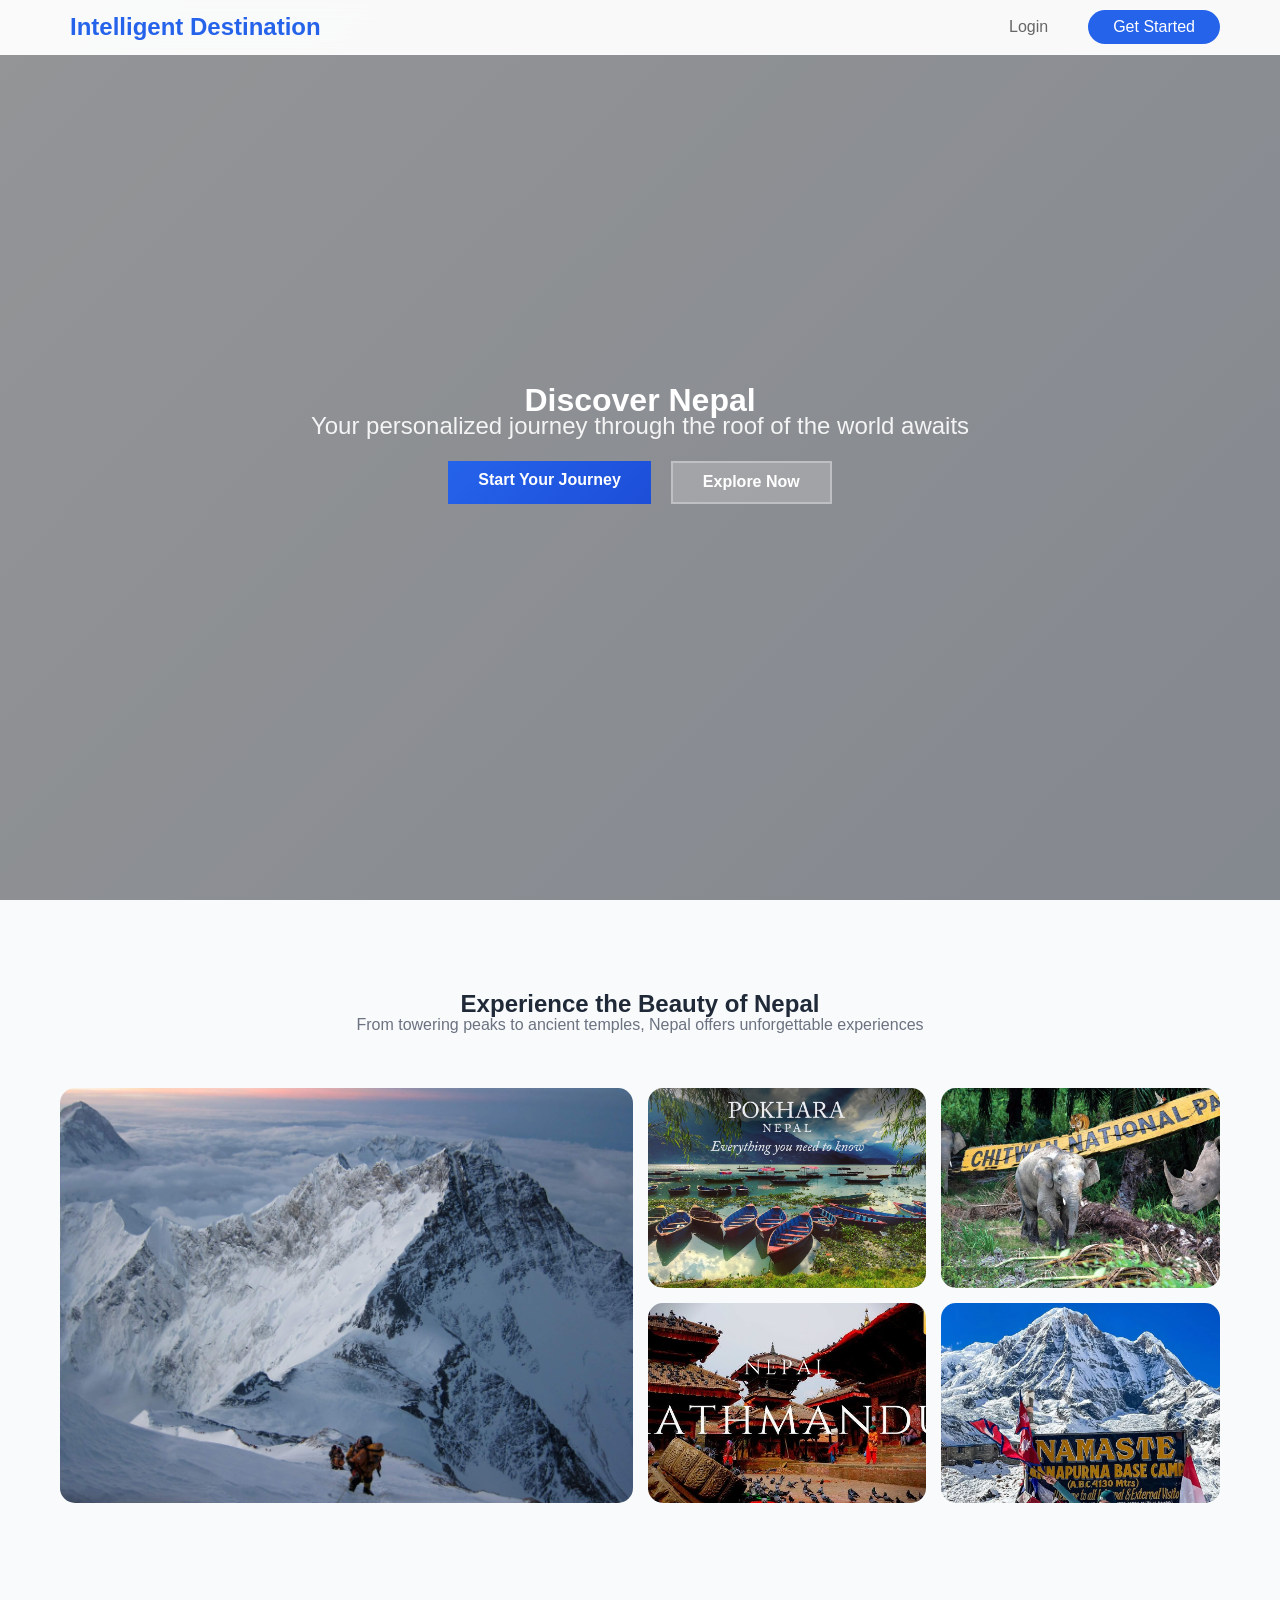
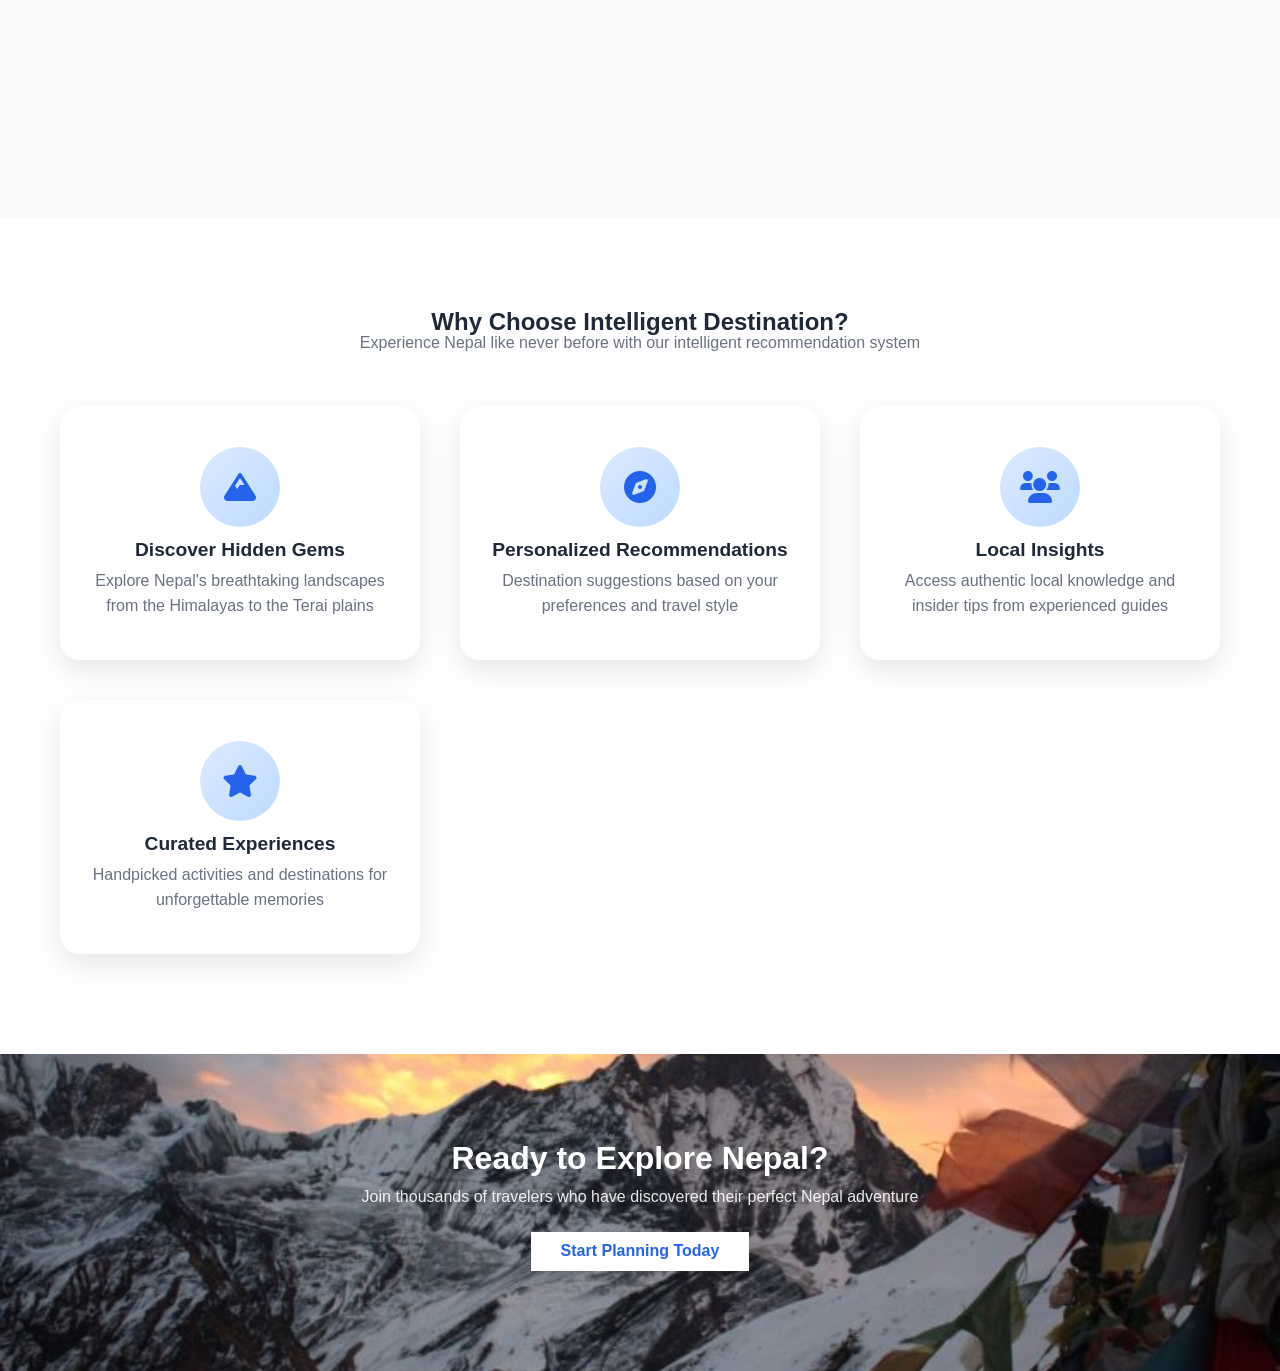
<file: index.html>
<!DOCTYPE html>
<html lang="en">
<head>
    <meta charset="UTF-8">
    <meta name="viewport" content="width=device-width, initial-scale=1.0">
    <title>NepalTravel - Discover Your Perfect Nepal Adventure</title>
    <link rel="stylesheet" href="style.css">
    <link rel="stylesheet" href="https://cdnjs.cloudflare.com/ajax/libs/font-awesome/6.0.0/css/all.min.css">
</head>
<body>
    <!-- Navigation -->
    <nav class="navbar">
        <div class="nav-container">
            <div class="logo">
                <i class="fas fa"></i>
                <span>Intelligent Destination</span>
            </div>
            <div class="nav-links">
                <a href="login.html" class="nav-btn login-btn">Login</a>
                <a href="register.html" class="nav-btn register-btn">Get Started</a>
            </div>
        </div>
    </nav>

    <!-- Hero Section with Nepal Images -->
    <section class="hero">
        <div class="hero-background">
            <div class="hero-slide active" style="background-image: url('https://images.unsplash.com/photo-1544735716-392fe2489ffa?w=1400&h=800&fit=crop')"></div>
            <div class="hero-slide" style="background-image: url('img/photo-1551632811-561732d1e306.jpg')"></div>
            <div class="hero-slide" style="background-image: url('img/image_processing20181012-4-1yzznz.jpg')"></div>
            <div class="hero-slide" style="background-image: url('https://images.unsplash.com/photo-1506905925346-21bda4d32df4?w=1400&h=800&fit=crop')"></div>
            <div class="hero-slide" style="background-image: url('https://images.unsplash.com/photo-1539650116574-75c0c6d73f6e?w=1400&h=800&fit=crop')"></div>
        </div>
        <div class="hero-overlay"></div>
        
        <div class="hero-content">
            <h1 class="hero-title">
                <span class="title-line">Discover Nepal</span>
            
            </h1>
            <p class="hero-subtitle">Your personalized journey through the roof of the world awaits</p>
            <div class="hero-buttons">
                <a href="register.html" class="btn btn-primary">Start Your Journey</a>
                <a href="login.html" class="btn btn-secondary">Explore Now</a>
            </div>
        </div>

        <!-- Floating Elements 
        <div class="floating-elements">
            <i class="fas fa-mountain floating-icon" style="top: 20%; left: 10%;"></i>
            <i class="fas fa-compass floating-icon" style="bottom: 20%; right: 10%;"></i>
            <i class="fas fa-camera floating-icon" style="top: 60%; left: 5%;"></i>
        </div>-->
    </section>

    <!-- Nepal Gallery Section -->
    <section class="nepal-gallery">
        <div class="container">
            <div class="section-header">
                <h2>Experience the Beauty of Nepal</h2>
                <p>From towering peaks to ancient temples, Nepal offers unforgettable experiences</p>
            </div>
            
            <div class="gallery-grid">
                <div class="gallery-item large">
                    <img src="img/Everest2011Show322-2400x1800.jpg" alt="Mount Everest">
                    <div class="gallery-overlay">
                        <h3>Mount Everest</h3>
                        <p>The world's highest peak</p>
                    </div>
                </div>
                <div class="gallery-item">
                    <img src="img/pokhara-nepal-1080x675.jpg" alt="Pokhara Lake">
                    <div class="gallery-overlay">
                        <h3>Pokhara</h3>
                        <p>Serene lakes & mountains</p>
                    </div>
                </div>
                <div class="gallery-item">
                    <img src="img/chitwan.jpg" alt="Chitwan Wildlife">
                    <div class="gallery-overlay">
                        <h3>Chitwan</h3>
                        <p>Wildlife sanctuary</p>
                    </div>
                </div>
                <div class="gallery-item">
                    <img src="img/kathamandu.jpg" alt="Kathmandu Temple">
                    <div class="gallery-overlay">
                        <h3>Kathmandu</h3>
                        <p>Ancient temples</p>
                    </div>
                </div>
                <div class="gallery-item">
                    <img src="img/Annapurna-Base-Camp-Trek.webp" alt="Annapurna Trek">
                    <div class="gallery-overlay">
                        <h3>Annapurna</h3>
                        <p>Trekking paradise</p>
                    </div>
                </div>
            </div>
        </div>
    </section>

    <!-- Features Section -->
    <section class="features">
        <div class="container">
            <div class="section-header">
                <h2>Why Choose Intelligent Destination?</h2>
                <p>Experience Nepal like never before with our intelligent recommendation system</p>
            </div>
            
            <div class="features-grid">
                <div class="feature-card">
                    <div class="feature-icon">
                        <i class="fas fa-mountain"></i>
                    </div>
                    <h3>Discover Hidden Gems</h3>
                    <p>Explore Nepal's breathtaking landscapes from the Himalayas to the Terai plains</p>
                </div>
                
                <div class="feature-card">
                    <div class="feature-icon">
                        <i class="fas fa-compass"></i>
                    </div>
                    <h3>Personalized Recommendations</h3>
                    <p>Destination suggestions based on your preferences and travel style</p>
                </div>
                
                <div class="feature-card">
                    <div class="feature-icon">
                        <i class="fas fa-users"></i>
                    </div>
                    <h3>Local Insights</h3>
                    <p>Access authentic local knowledge and insider tips from experienced guides</p>
                </div>
                
                <div class="feature-card">
                    <div class="feature-icon">
                        <i class="fas fa-star"></i>
                    </div>
                    <h3>Curated Experiences</h3>
                    <p>Handpicked activities and destinations for unforgettable memories</p>
                </div>
            </div>
        </div>
    </section>

    <!-- CTA Section with Nepal Background -->
    <section class="cta">
        <div class="cta-background">
            <img src="img/imgd.jpg" alt="Nepal Mountains">
            <div class="cta-overlay"></div>
        </div>
        <div class="container">
            <div class="cta-content">
                <h2>Ready to Explore Nepal?</h2>
                <p>Join thousands of travelers who have discovered their perfect Nepal adventure</p>
                <a href="register.html" class="btn btn-light">Start Planning Today</a>
            </div>
        </div>
    </section>

    <script src="script.js"></script>
</body>
</html>
</file>
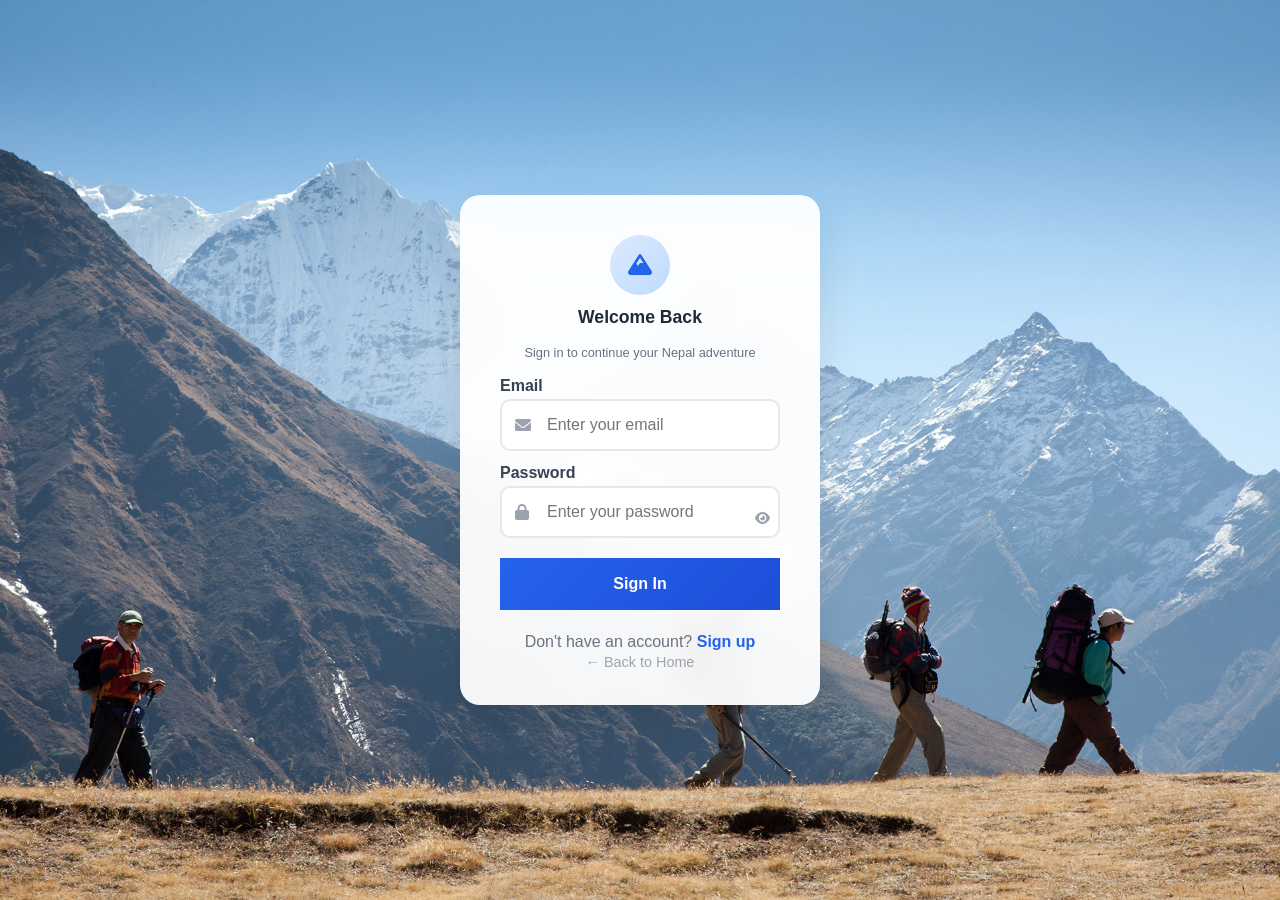
<file: dashboard.html>
<!DOCTYPE html>
<html lang="en">
<head>
    <meta charset="UTF-8">
    <meta name="viewport" content="width=device-width, initial-scale=1.0">
    <title>Dashboard - Intelligent Destination</title>
    <link rel="stylesheet" href="style.css">
    <link rel="stylesheet" href="https://cdnjs.cloudflare.com/ajax/libs/font-awesome/6.0.0/css/all.min.css">
</head>
<body>
    <!-- Header -->
    <header class="dashboard-header">
        <div class="container">
            <div class="header-content">
                <div class="logo">
                    <i class="fas fa-mountain"></i>
                    <span>NepalTravel</span>
                </div>
                <div class="user-info">
                    <span id="welcomeUser">Welcome!</span>
                    <button class="btn btn-outline" onclick="logout()">
                        <i class="fas fa-sign-out-alt"></i> Logout
                    </button>
                </div>
            </div>
        </div>
    </header>

    <div class="dashboard-container">
        <!-- Search Bar -->
        <section class="search-section">
            <div class="container">
                <div class="search-card">
                    <div class="search-box">
                        <i class="fas fa-search"></i>
                        <input type="text" id="searchInput" placeholder="Find your perfect destination in Nepal...">
                    </div>
                </div>
            </div>
        </section>

        <!-- Recommendation Form -->
        <section class="recommendation-section">
            <div class="container">
                <div class="recommendation-card">
                    <div class="card-header">
                        <h2><i class="fas fa-compass"></i> Find Your Perfect Destination</h2>
                        <p>Tell us about your preferences and we'll recommend the best places for you</p>
                    </div>

                    <form id="recommendationForm" class="recommendation-form">
                        <div class="form-grid">
                            <!-- Travel Type -->
                            <div class="form-group">
                                <label><i class="fas fa-mountain"></i> Travel Type</label>
                                <select id="travelType" name="travelType">
                                    <option value="">Select travel type</option>
                                    <option value="Adventure">Adventure</option>
                                    <option value="Cultural">Cultural</option>
                                    <option value="Relaxation">Relaxation</option>
                                    <option value="Wildlife">Wildlife</option>
                                    <option value="Trekking">Trekking</option>
                                
                                </select>
                            </div>

                            <!-- Budget Range -->
                            <div class="form-group">
                                <label><i class="Nepali-sign"></i> Budget Range</label>
                                <select id="budget" name="budget">
                                    <option value="">Select budget</option>
                                    <option value="Low">Low (15000-30000)</option>
                                    <option value="Medium">Medium (30000-40000)</option>
                                    <option value="High">High (40000+)</option>
                                </select>
                            </div>

                            <!-- Trip Duration -->
                            <div class="form-group">
                                <label><i class="fas fa-clock"></i> Trip Duration</label>
                                <select id="duration" name="duration">
                                    <option value="">Select duration</option>
                                    <option value="1-3 days">1-3 days</option>
                                    <option value="4-7 days">4-7 days</option>
                                    <option value="1-2 weeks">1-2 weeks</option>
                                    <option value="2+ weeks">2+ weeks</option>
                                </select>
                            </div>

                            <!-- Traveling With -->
                            <div class="form-group">
                                <label><i class="fas fa-users"></i> Traveling With</label>
                                <select id="travelingWith" name="travelingWith">
                                    <option value="">Select companions</option>
                                    <option value="Solo">Solo</option>
                                    <option value="Partner">Partner</option>
            
                                    <option value="Friends">Friends</option>
                                    <option value="Group">Group</option>
                                </select>
                            </div>

                            <!-- Travel Season -->
                            <div class="form-group">
                                <label><i class="fas fa-calendar"></i> Travel Season</label>
                                <select id="season" name="season">
                                    <option value="">Select season</option>
                                    <option value="Spring">Spring (Mar-May)</option>
                                    <option value="Summer">Summer (Jun-Aug)</option>
                                    <option value="Autumn">Autumn (Sep-Nov)</option>
                                    <option value="Winter">Winter (Dec-Feb)</option>
                                </select>
                            </div>
                        </div>
                        <!-- Accommodation type  -->
                 <div class="form-group">
                                <label><i class="fas fa-mountain"></i> Accommodation Type</label>
                                <select id="Accommodation Type" name="Accommodation Type">
                                    <option value="">Select Accommodation Type</option>
                                    <option value="hotel">hotel</option>
                                    <option value="apartment">Cultural</option>
                                    <option value="resord">Relaxation</option>
                                
                                </select>
                            </div>
                        <!-- Preferred Activities -->
                        <div class="form-group activities-group">
                            <label><i class="fas fa-camera"></i> Preferred Activities</label>
                            <div class="activities-grid">
                                <label class="checkbox-label">
                                    <input type="checkbox" name="activities" value="Trekking">
                                    <span>Trekking</span>
                                </label>
                                <label class="checkbox-label">
                                    <input type="checkbox" name="activities" value="Adventure">
                                    <span>Adventure</span>
                                </label>
                                <label class="checkbox-label">
                                    <input type="checkbox" name="activities" value="Cultural Experience">
                                    <span>Cultural Experience</span>
                                </label>
                                <label class="checkbox-label">
                                    <input type="checkbox" name="activities" value="Wildlife Watching">
                                    <span>Wildlife Watching</span>
                                </label>
                                <label class="checkbox-label">
                                    <input type="checkbox" name="activities" value="Boating">
                                    <span>Boating</span>
                                </label>
                                <label class="checkbox-label">
                                    <input type="checkbox" name="activities" value="Paragliding">
                                    <span>Paragliding</span>
                                </label>
                                <label class="checkbox-label">
                                    <input type="checkbox" name="activities" value="Hiking">
                                    <span>Hiking</span>
                                </label>
                                <label class="checkbox-label">
                                    <input type="checkbox" name="activities" value="Safari">
                                    <span>Safari</span>
                                </label>
                            </div>
                        </div>

                        <button type="submit" class="btn btn-primary btn-large">Get My Recommendations</button>
                        <button type="reset" id="resetBtn" class="btn btn-outline btn-block">
                            <i class="fas fa-redo"></i> Reset
                        </button>
                    </form>
                </div>
            </div>
        </section>

        <!-- Recommendations Results -->
        <section id="recommendationsSection" class="results-section" style="display: none;">
            <div class="container">
                <div class="section-header">
                    <h2><i class="fas fa-heart"></i> Recommended for You</h2>
                    <p>Based on your preferences, here are our top recommendations</p>
                </div>
                <div id="recommendationsGrid" class="destinations-grid"></div>
            </div>
        </section>

        <!-- All Destinations -->
        <section class="destinations-section">
            <!-- All Destinations (hidden by default) -->
        <section class="destinations-section" id="allDestinationsSection" style="display: none;">
            <div class="container">
                <div class="section-header">
                    <h2><i class="fas fa-map-marker-alt"></i> All Destinations</h2>
                    <p>Explore all the amazing places Nepal has to offer</p>
                </div>
                <div id="destinationsGrid" class="destinations-grid"></div>
            </div>
        </section>
    </div>

    <script src="script.js"></script>
</body>
</html>
</file>
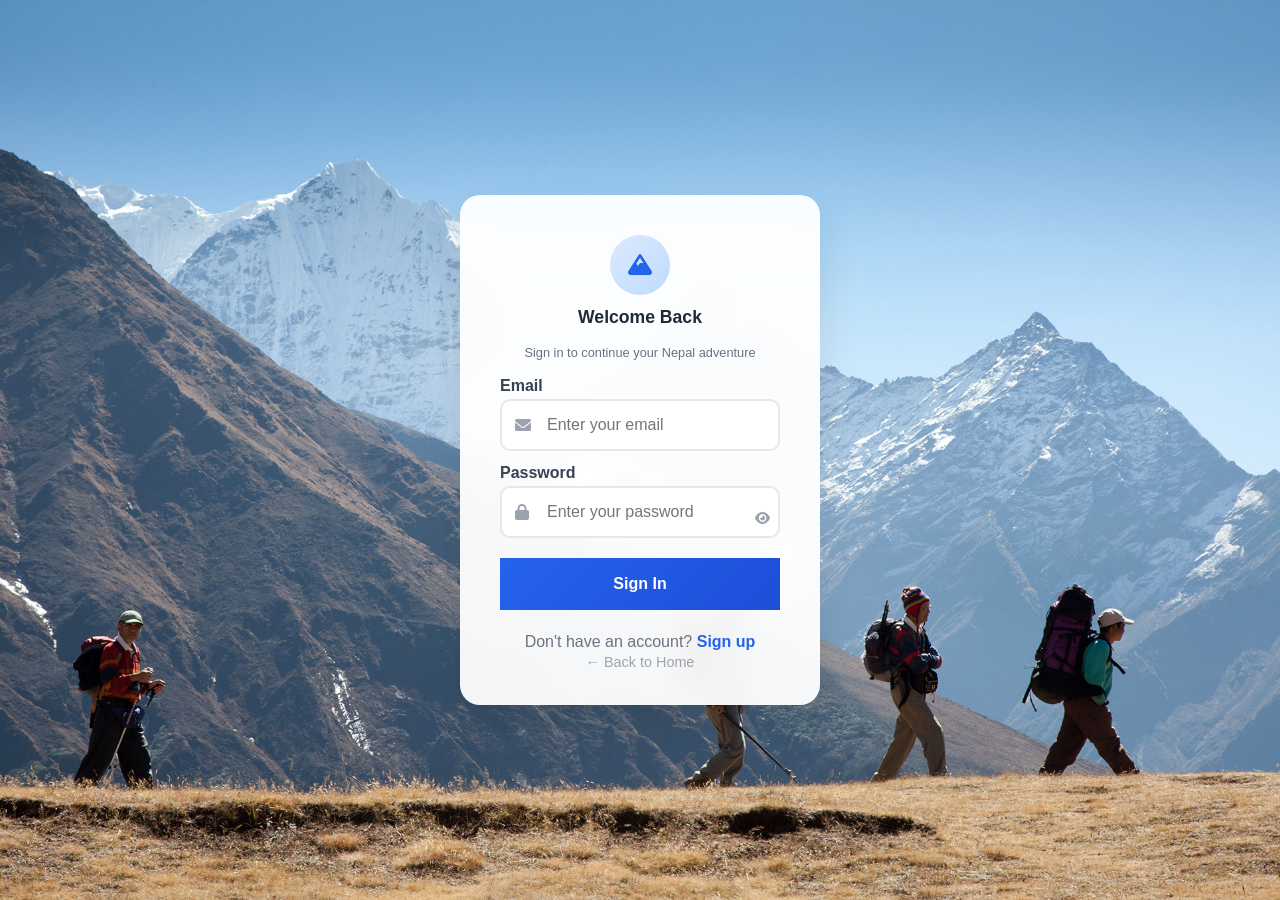
<file: login.html>
<!DOCTYPE html>
<html lang="en">
<head>
    <meta charset="UTF-8">
    <meta name="viewport" content="width=device-width, initial-scale=1.0">
    <title>Login - Intelligent Destination</title>
    <link rel="stylesheet" href="style.css">
    <link rel="stylesheet" href="https://cdnjs.cloudflare.com/ajax/libs/font-awesome/6.0.0/css/all.min.css">
</head>
<body class="auth-body">
    <div class="auth-background">
        <img src="img/logo.jpg" alt="Nepal Mountains" class="auth-bg-image">
        <div class="auth-overlay"></div>
    </div>

    <div class="auth-container">
        <div class="auth-card">
            <div class="auth-header">
                <div class="auth-logo">
                    <i class="fas fa-mountain"></i>
                </div>
                <h2>Welcome Back</h2>
                <p>Sign in to continue your Nepal adventure</p>
            </div>

            <form class="auth-form" id="loginForm">
                <div class="form-group">
                    <label for="email">Email</label>
                    <div class="input-group">
                        <i class="fas fa-envelope"></i>
                        <input type="email" id="email" name="email" placeholder="Enter your email" required>
                    </div>
                </div>

                <div class="form-group">
                    <label for="password">Password</label>
                    <div class="input-group">
                        <i class="fas fa-lock"></i>
                        <input type="password" id="password" name="password" placeholder="Enter your password" required>
                        <button type="button" class="password-toggle" onclick="togglePassword('password')">
                            <i class="fas fa-eye"></i>
                        </button>
                    </div>
                </div>

                <button type="submit" class="btn btn-primary btn-full">Sign In</button>
            </form>

            <div class="auth-footer">
                <p>Don't have an account? <a href="register.html">Sign up</a></p>
                <a href="index.html" class="back-link">← Back to Home</a>
            </div>
        </div>
    </div>

    <script src="script.js"></script>
</body>
</html>
</file>
<file: style.css>
/* ===== RESET AND BASE STYLES ===== */
* {
  margin: 0;
  padding: 0;
  box-sizing: border-box;
}

body {
  font-family: "Segoe UI", Tahoma, Geneva, Verdana, sans-serif;
  line-height: 0.3;
  color: #333;
  background: linear-gradient(135deg, #f5f7fa 0%, #c3cfe2 100%);
}

.container {
  max-width: 1200px;
  margin: 0 auto;
  padding: 0 20px;
}

/* ===== NAVIGATION ===== */
.navbar {
  position: fixed;
  top: 0;
  width: 100%;
  background: rgba(255, 255, 255, 0.95);
  backdrop-filter: blur(10px);
  border-bottom: 1px solid rgba(255, 255, 255, 0.2);
  z-index: 1000;
  animation: slideDown 0.8s ease-out;
}

.nav-container {
  max-width: 1200px;
  margin: 0 auto;
  padding: 0.6rem 20px;
  display: flex;
  justify-content: space-between;
  align-items: center;
}

.logo {
  display: flex;
  align-items: center;
  gap: 10px;
  font-size: 1.5rem;
  font-weight: bold;
  color: #2563eb;
}

.logo i {
  font-size: 2rem;
}

.nav-links {
  display: flex;
  gap: 15px;
}

.nav-btn {
  padding: 15px 25px;
  text-decoration: none;
  border-radius: 25px;
  transition: all 0.3s ease;
  font-weight: 500;
}

.login-btn {
  color: #666;
  background: transparent;
}

.login-btn:hover {
  background: rgba(37, 99, 235, 0.1);
  color: #2563eb;
}

.register-btn {
  background: #2563eb;
  color: white;
}

.register-btn:hover {
  background: #1d4ed8;
  transform: translateY(-2px);
}

/* ===== BUTTONS ===== */
.btn {
  display: inline-block;
  padding: 17px 30px;
  border: none;
  border-radius: 0px;
  text-decoration: none;
  font-weight: 600;
  text-align: center;
  cursor: pointer;
  transition: all 0.3s ease;
  font-size: 1rem;
  font-family: inherit;
}

.btn-primary {
  background: linear-gradient(135deg, #2563eb, #1d4ed8);
  color: white;
}

.btn-primary:hover {
  transform: translateY(-2px);
  box-shadow: 0 10px 25px rgba(37, 99, 235, 0.3);
}

.btn-secondary {
  background: rgba(255, 255, 255, 0.2);
  color: white;
  border: 2px solid rgba(255, 255, 255, 0.3);
}

.btn-secondary:hover {
  background: rgba(255, 255, 255, 0.3);
  transform: translateY(-2px);
}

.btn-light {
  background: white;
  color: #2563eb;
}

.btn-light:hover {
  transform: translateY(-2px);
  box-shadow: 0 10px 25px rgba(255, 255, 255, 0.3);
}

.btn-outline {
  background: transparent;
  color: #666;
  border: 2px solid #ddd;
}

.btn-outline:hover {
  background: #f8f9fa;
  border-color: #2563eb;
  color: #2563eb;
}

.btn-full {
  width: 100%;
}

.btn-large {
  padding: 15px 40px;
  font-size: 1.1rem;
}

/* ===== HERO SECTION ===== */
.hero {
  height: 100vh;
  position: relative;
  display: flex;
  align-items: center;
  justify-content: center;
  overflow: hidden;
}

.hero-background {
  position: absolute;
  top: 0;
  left: 0;
  width: 100%;
  height: 100%;
}

.hero-slide {
  position: absolute;
  top: 0;
  left: 0;
  width: 100%;
  height: 100%;
  background-size: cover;
  background-position: center;
  opacity: 0;
  transition: opacity 1s ease-in-out;
}

.hero-slide.active {
  opacity: 1;
}

.hero-overlay {
  position: absolute;
  top: 0;
  left: 0;
  width: 100%;
  height: 100%;
  background: rgba(0, 0, 0, 0.4);
}

.hero-content {
  position: relative;
  z-index: 10;
  text-align: center;
  color: white;
  max-width: 800px;
  padding: 0 20px;
}

.hero-title {
  font-size: 2rem;
  font-weight: bold;
  margin-bottom: 1rem;
  animation: fadeInUp 1s ease-out 0.5s both;
}

.title-line {
  display: block;
}

.gradient-text {
  background: linear-gradient(135deg, #60a5fa, #34d399);
  -webkit-background-clip: text;
  -webkit-text-fill-color: transparent;
  background-clip: text;
}

.hero-subtitle {
  font-size: 1.5rem;
  margin-bottom: 2rem;
  color: rgba(255, 255, 255, 0.9);
  animation: fadeInUp 1s ease-out 0.8s both;
}

.hero-buttons {
  display: flex;
  gap: 20px;
  justify-content: center;
  flex-wrap: wrap;
  animation: fadeInUp 1s ease-out 1.1s both;
}

.floating-elements {
  position: absolute;
  top: 0;
  left: 0;
  width: 100%;
  height: 100%;
  pointer-events: none;
}

.floating-icon {
  position: absolute;
  font-size: 3rem;
  color: rgba(255, 255, 255, 0.3);
  animation: float 6s ease-in-out infinite;
}

.floating-icon:nth-child(2) {
  animation-delay: -2s;
}

.floating-icon:nth-child(3) {
  animation-delay: -4s;
}

/* ===== NEPAL GALLERY SECTION ===== */
.nepal-gallery {
  padding: 100px 0;
  background: #f8fafc;
}

.gallery-grid {
  display: grid;
  grid-template-columns: repeat(4, 1fr);
  grid-template-rows: repeat(3, 200px);
  gap: 15px;
  margin-top: 50px;
}

.gallery-item {
  position: relative;
  overflow: hidden;
  border-radius: 15px;
  cursor: pointer;
  transition: all 0.3s ease;
}

.gallery-item.large {
  grid-column: span 2;
  grid-row: span 2;
}

.gallery-item img {
  width: 100%;
  height: 100%;
  object-fit: cover;
  transition: transform 0.3s ease;
}

.gallery-item:hover img {
  transform: scale(1.1);
}

.gallery-overlay {
  position: absolute;
  bottom: 0;
  left: 0;
  right: 0;
  background: linear-gradient(transparent, rgba(0, 0, 0, 0.8));
  color: white;
  padding: 20px;
  transform: translateY(100%);
  transition: transform 0.3s ease;
}

.gallery-item:hover .gallery-overlay {
  transform: translateY(0);
}

.gallery-overlay h3 {
  font-size: 1.2rem;
  margin-bottom: 5px;
}

.gallery-overlay p {
  font-size: 0.9rem;
  opacity: 0.9;
}

/* ===== FEATURES SECTION ===== */
.features {
  padding: 100px 0;
  background: white;
}

.section-header {
  text-align: center;
  margin-bottom: 60px;
}

.section-header h2 {
  font-size: 1.5rem;
  font-weight: bold;
  color: #1f2937;
  margin-bottom: 1rem;
}

.section-header p {
  font-size: 1.0rem;
  color: #6b7280;
  max-width: 600px;
  margin: 0 auto;
}

.features-grid {
  display: grid;
  grid-template-columns: repeat(auto-fit, minmax(280px, 1fr));
  gap: 40px;
}

.feature-card {
  background: white;
  padding: 40px 30px;
  border-radius: 20px;
  text-align: center;
  box-shadow: 0 10px 30px rgba(0, 0, 0, 0.1);
  transition: all 0.3s ease;
  border: 1px solid rgba(255, 255, 255, 0.2);
}

.feature-card:hover {
  transform: translateY(-10px);
  box-shadow: 0 20px 40px rgba(0, 0, 0, 0.15);
}

.feature-icon {
  width: 80px;
  height: 80px;
  background: linear-gradient(135deg, #dbeafe, #bfdbfe);
  border-radius: 50%;
  display: flex;
  align-items: center;
  justify-content: center;
  margin: 0 auto 20px;
  transition: all 0.3s ease;
}

.feature-card:hover .feature-icon {
  transform: rotate(360deg);
}

.feature-icon i {
  font-size: 2rem;
  color: #2563eb;
}

.feature-card h3 {
  font-size: 1.2rem;
  font-weight: bold;
  color: #1f2937;
  margin-bottom: 15px;
}

.feature-card p {
  color: #6b7280;
  line-height: 1.6;
}

/* ===== CTA SECTION WITH BACKGROUND ===== */
.cta {
  position: relative;
  padding: 100px 0;
  color: white;
  text-align: center;
  overflow: hidden;
}

.cta-background {
  position: absolute;
  top: 0;
  left: 0;
  width: 100%;
  height: 100%;
  z-index: -2;
}

.cta-background img {
  width: 100%;
  height: 100%;
  object-fit: cover;
}

.cta-overlay {
  position: absolute;
  top: 0;
  left: 0;
  width: 100%;
  height: 100%;
  background: linear-gradient(135deg, rgba(37, 99, 235, 0.8), rgba(22, 163, 74, 0.8));
  z-index: -1;
}

.cta-content {
  position: relative;
  z-index: 10;
}

.cta-content h2 {
  font-size: 2rem;
  font-weight: bold;
  margin-bottom: 2rem;
}

.cta-content p {
  font-size: 1rem;
  margin-bottom: 2rem;
  color: rgba(255, 255, 255, 0.9);
  max-width: 600px;
  margin-left: auto;
  margin-right: auto;
}

/* ===== AUTH PAGES ===== */
.auth-body {
  margin: 0;
  padding: 0;
  min-height: 100vh;
  display: flex;
  align-items: center;
  justify-content: center;
  position: relative;
  overflow: hidden;
}

.auth-background {
  position: fixed;
  top: 0;
  left: 0;
  width: 100%;
  height: 100%;
  z-index: -2;
}

.auth-bg-image {
  width: 100%;
  height: 100%;
  object-fit: cover;
  animation: slowZoom 20s ease-in-out infinite alternate;
}

.auth-overlay {
  position: absolute;
  top: 0;
  left: 0;
  width: 100%;
  height: 100%;
  background: rgba(0, 0, 0, 0.5);
  z-index: -1;
}

.auth-container {
  width: 100%;
  max-width: 400px;
  padding: 20px;
  z-index: 10;
}

.auth-card {
  background: rgba(255, 255, 255, 0.95);
  backdrop-filter: blur(10px);
  border-radius: 20px;
  padding: 40px;
  box-shadow: 0 20px 40px rgba(0, 0, 0, 0.1);
  animation: slideInUp 0.6s ease-out;
}

.auth-header {
  text-align: center;
  margin-bottom: 30px;
}

.auth-logo {
  width: 60px;
  height: 60px;
  background: linear-gradient(135deg, #dbeafe, #bfdbfe);
  border-radius: 50%;
  display: flex;
  align-items: center;
  justify-content: center;
  margin: 0 auto 20px;
  animation: pulse 2s infinite;
}

.auth-logo i {
  font-size: 1.5rem;
  color: #2563eb;
}

.auth-header h2 {
  font-size: 1.1rem;
  font-weight: bold;
  color: #1f2937;
  margin-bottom: 30px;
}

.auth-header p {
  color: #6b7280;
  font-size: 0.8rem;
}

.auth-form {
  margin-bottom: 30px;
}

.form-group {
  margin-bottom: 20px;
}

.form-group label {
  display: block;
  margin-bottom: 8px;
  font-weight: 600;
  color: #374151;
  font-size: 0.9rem;
}

.input-group {
  position: relative;
  display: flex;
  align-items: center;
}

.input-group i {
  position: absolute;
  left: 15px;
  color: #9ca3af;
  z-index: 2;
}

.input-group input {
  width: 100%;
  padding: 15px 15px 15px 45px;
  border: 2px solid #e5e7eb;
  border-radius: 10px;
  font-size: 1rem;
  transition: all 0.3s ease;
  background: white;
}

.input-group input:focus {
  outline: none;
  border-color: #2563eb;
  box-shadow: 0 0 0 3px rgba(37, 99, 235, 0.1);
}

.password-toggle {
  position: absolute;
  right: 30px;
  background: none;
  border: none;
  color: #9ca3af;
  cursor: pointer;
  padding: 5px;
  z-index: 2;
}

.password-toggle:hover {
  color: #2563eb;
}

.auth-footer {
  text-align: center;
}

.auth-footer p {
  color: #6b7280;
  margin-bottom: 15px;
}

.auth-footer a {
  color: #2563eb;
  text-decoration: none;
  font-weight: 600;
}

.auth-footer a:hover {
  text-decoration: underline;
}

.back-link {
  color: #9ca3af !important;
  font-size: 0.9rem;
  font-weight: normal !important;
}

.back-link:hover {
  color: #6b7280 !important;
}

/* ===== DASHBOARD ===== */
.dashboard-header {
  background: rgba(255, 255, 255, 0.95);
  backdrop-filter: blur(10px);
  border-bottom: 1px solid rgba(255, 255, 255, 0.2);
  position: sticky;
  top: 0;
  z-index: 100;
}

.header-content {
  display: flex;
  justify-content: space-between;
  align-items: center;
  padding: 1rem 0;
}

.user-info {
  display: flex;
  align-items: center;
  gap: 15px;
}

.user-info span {
  color: #6b7280;
  font-weight: 500;
}

.dashboard-container {
  padding: 20px 0;
}

/* Search Section */
.search-section {
  margin-bottom: 40px;
}

.search-card {
  background: rgba(255, 255, 255, 0.9);
  backdrop-filter: blur(10px);
  border-radius: 15px;
  padding: 30px;
  box-shadow: 0 10px 30px rgba(0, 0, 0, 0.1);
}

.search-box {
  display: flex;
  align-items: center;
  gap: 15px;
  background: white;
  border-radius: 50px;
  padding: 15px 25px;
  box-shadow: 0 5px 15px rgba(0, 0, 0, 0.1);
}

.search-box i {
  color: #9ca3af;
  font-size: 1.2rem;
}

.search-box input {
  flex: 1;
  border: none;
  outline: none;
  font-size: 1.1rem;
  background: transparent;
}

.search-box input::placeholder {
  color: #9ca3af;
}

/* Recommendation Section */
.recommendation-section {
  margin-bottom: 60px;
}

.recommendation-card {
  background: rgba(255, 255, 255, 0.9);
  backdrop-filter: blur(10px);
  border-radius: 20px;
  padding: 40px;
  box-shadow: 0 10px 30px rgba(0, 0, 0, 0.1);
}

.card-header {
  text-align: center;
  margin-bottom: 40px;
}

.card-header h2 {
  font-size: 2rem;
  font-weight: bold;
  color: #1f2937;
  margin-bottom: 10px;
  display: flex;
  align-items: center;
  justify-content: center;
  gap: 10px;
}

.card-header p {
  color: #6b7280;
  font-size: 1.1rem;
}

.recommendation-form {
  max-width: 1000px;
  margin: 0 auto;
}

.form-grid {
  display: grid;
  grid-template-columns: repeat(auto-fit, minmax(300px, 1fr));
  gap: 25px;
  margin-bottom: 30px;
}

.form-group {
  display: flex;
  flex-direction: column;
}

.form-group label {
  display: flex;
  align-items: center;
  gap: 8px;
  margin-bottom: 10px;
  font-weight: 600;
  color: #374151;
  font-size: 1rem;
}

.form-group label i {
  color: #2563eb;
}

.form-group select {
  padding: 15px;
  border: 2px solid #e5e7eb;
  border-radius: 10px;
  font-size: 1rem;
  background: white;
  transition: all 0.3s ease;
}

.form-group select:focus {
  outline: none;
  border-color: #2563eb;
  box-shadow: 0 0 0 3px rgba(37, 99, 235, 0.1);
}

.activities-group {
  grid-column: 1 / -1;
}

.activities-grid {
  display: grid;
  grid-template-columns: repeat(auto-fit, minmax(200px, 1fr));
  gap: 15px;
  margin-top: 15px;
}

.checkbox-label {
  display: flex;
  align-items: center;
  gap: 10px;
  padding: 12px 15px;
  background: white;
  border: 2px solid #e5e7eb;
  border-radius: 10px;
  cursor: pointer;
  transition: all 0.3s ease;
  font-weight: 500;
}

.checkbox-label:hover {
  border-color: #2563eb;
  background: rgba(37, 99, 235, 0.05);
}

.checkbox-label input[type="checkbox"] {
  width: 18px;
  height: 18px;
  accent-color: #2563eb;
}

.checkbox-label input[type="checkbox"]:checked + span {
  color: #2563eb;
  font-weight: 600;
}

/* Results Section */
.results-section {
  margin-bottom: 60px;
}

.destinations-grid {
  display: grid;
  grid-template-columns: repeat(auto-fit, minmax(350px, 1fr));
  gap: 30px;
}

.destination-card {
  background: white;
  border-radius: 20px;
  overflow: hidden;
  box-shadow: 0 10px 30px rgba(0, 0, 0, 0.1);
  transition: all 0.3s ease;
  cursor: pointer;
}

.destination-card:hover {
  transform: translateY(-10px);
  box-shadow: 0 20px 40px rgba(0, 0, 0, 0.15);
}

.destination-card.recommended {
  border: 3px solid #2563eb;
  position: relative;
}

.destination-card.recommended::before {
  content: "Recommended";
  position: absolute;
  top: 15px;
  right: 15px;
  background: #2563eb;
  color: white;
  padding: 5px 12px;
  border-radius: 15px;
  font-size: 0.8rem;
  font-weight: 600;
  z-index: 2;
}

.destination-image {
  position: relative;
  height: 250px;
  overflow: hidden;
}

.destination-image img {
  width: 100%;
  height: 100%;
  object-fit: cover;
  transition: transform 0.3s ease;
}

.destination-card:hover .destination-image img {
  transform: scale(1.1);
}

.destination-content {
  padding: 25px;
}

.destination-header {
  display: flex;
  justify-content: space-between;
  align-items: flex-start;
  margin-bottom: 10px;
}

.destination-title {
  font-size: 1rem;
  font-weight: bold;
  color: white;
  margin: 0;
}

.destination-rating {
  display: flex;
  align-items: center;
  gap: 5px;
  color: #fbbf24;
}

.destination-location {
  display: flex;
  align-items: center;
  gap: 5px;
  color: #6b7280;
  margin-bottom: 15px;
  font-size: 0.9rem;
}

.destination-description {
  color: #4b5563;
  margin-bottom: 20px;
  line-height: 1.6;
}

.destination-info {
  display: flex;
  justify-content: space-between;
  align-items: center;
  margin-bottom: 20px;
  font-size: 0.9rem;
  color: #6b7280;
}

.destination-info span {
  display: flex;
  align-items: center;
  gap: 5px;
}

.destination-tags {
  display: flex;
  flex-wrap: wrap;
  gap: 8px;
  margin-bottom: 20px;
}

.tag {
  background: rgba(37, 99, 235, 0.1);
  color: #2563eb;
  padding: 4px 12px;
  border-radius: 15px;
  font-size: 0.8rem;
  font-weight: 500;
}

.destination-button {
  width: 100%;
  padding: 12px;
  background: linear-gradient(135deg, #2563eb, #1d4ed8);
  color: white;
  border: none;
  border-radius: 10px;
  font-weight: 600;
  cursor: pointer;
  transition: all 0.3s ease;
}

.destination-button:hover {
  transform: translateY(-2px);
  box-shadow: 0 5px 15px rgba(37, 99, 235, 0.3);
}

/* ===== ANIMATIONS ===== */
@keyframes slideDown {
  from {
    transform: translateY(-100%);
    opacity: 0;
  }
  to {
    transform: translateY(0);
    opacity: 1;
  }
}

@keyframes fadeInUp {
  from {
    transform: translateY(30px);
    opacity: 0;
  }
  to {
    transform: translateY(0);
    opacity: 1;
  }
}

@keyframes float {
  0%,
  100% {
    transform: translateY(0px);
  }
  50% {
    transform: translateY(-20px);
  }
}

@keyframes pulse {
  0%,
  100% {
    transform: scale(1);
  }
  50% {
    transform: scale(1.05);
  }
}

@keyframes slowZoom {
  0% {
    transform: scale(1);
  }
  100% {
    transform: scale(1.1);
  }
}

@keyframes slideInUp {
  from {
    transform: translateY(30px);
    opacity: 0;
  }
  to {
    transform: translateY(0);
    opacity: 1;
  }
}

@keyframes slideInRight {
  from {
    transform: translateX(100%);
    opacity: 0;
  }
  to {
    transform: translateX(0);
    opacity: 1;
  }
}

@keyframes slideOutRight {
  from {
    transform: translateX(0);
    opacity: 1;
  }
  to {
    transform: translateX(100%);
    opacity: 0;
  }
}

/* ===== RESPONSIVE DESIGN ===== */
@media (max-width: 768px) {
  .hero-title {
    font-size: 2.5rem;
  }

  .hero-subtitle {
    font-size: 1.2rem;
  }

  .hero-buttons {
    flex-direction: column;
    align-items: center;
  }

  .section-header h2 {
    font-size: 2rem;
  }

  .cta-content h2 {
    font-size: 2rem;
  }

  .nav-links {
    flex-direction: column;
    gap: 10px;
  }

  .form-grid {
    grid-template-columns: 1fr;
    gap: 20px;
  }

  .activities-grid {
    grid-template-columns: 1fr;
  }

  .destinations-grid {
    grid-template-columns: 1fr;
  }

  .header-content {
    flex-direction: column;
    gap: 15px;
    text-align: center;
  }

  .user-info {
    flex-direction: column;
    gap: 10px;
  }

  .auth-card {
    padding: 30px 20px;
    margin: 20px;
  }

  .auth-header h2 {
    font-size: 1.5rem;
  }

  .gallery-grid {
    grid-template-columns: repeat(2, 1fr);
    grid-template-rows: repeat(4, 150px);
  }

  .gallery-item.large {
    grid-column: span 2;
    grid-row: span 1;
  }
}
</file>
